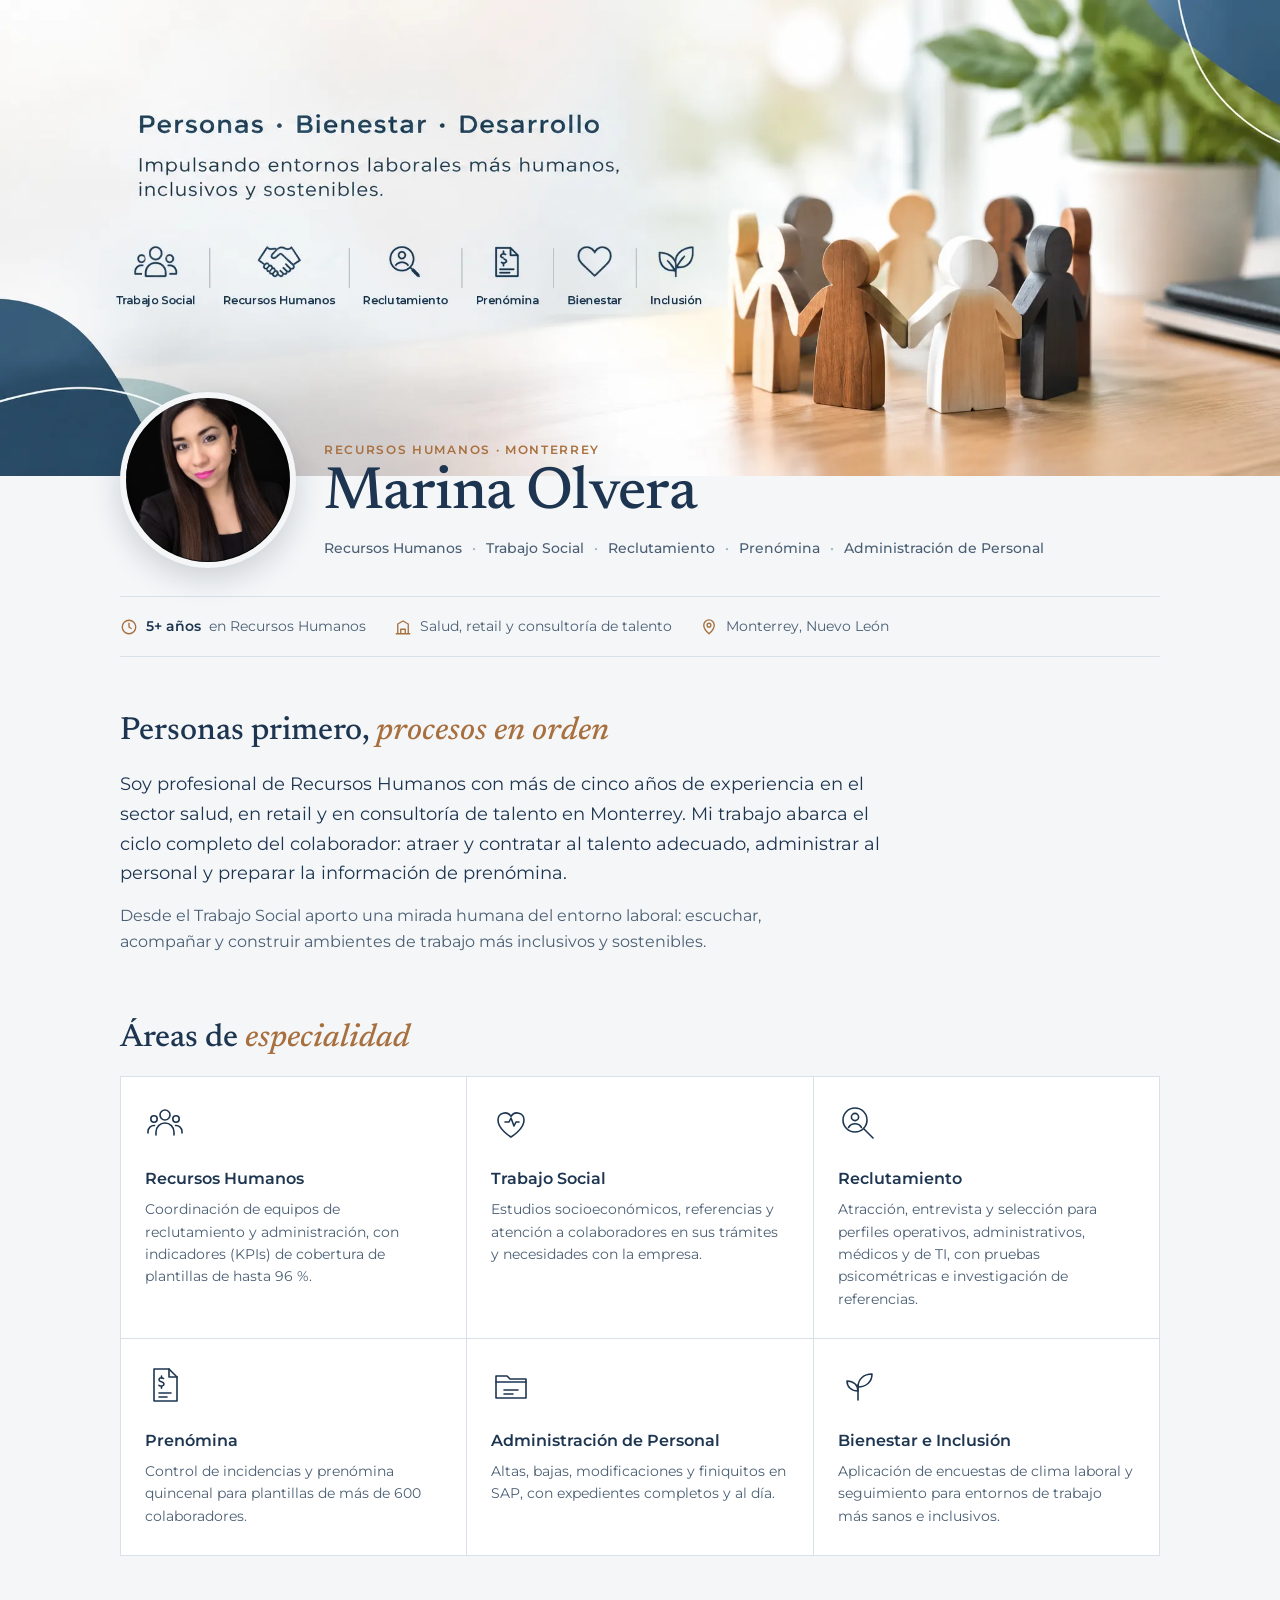
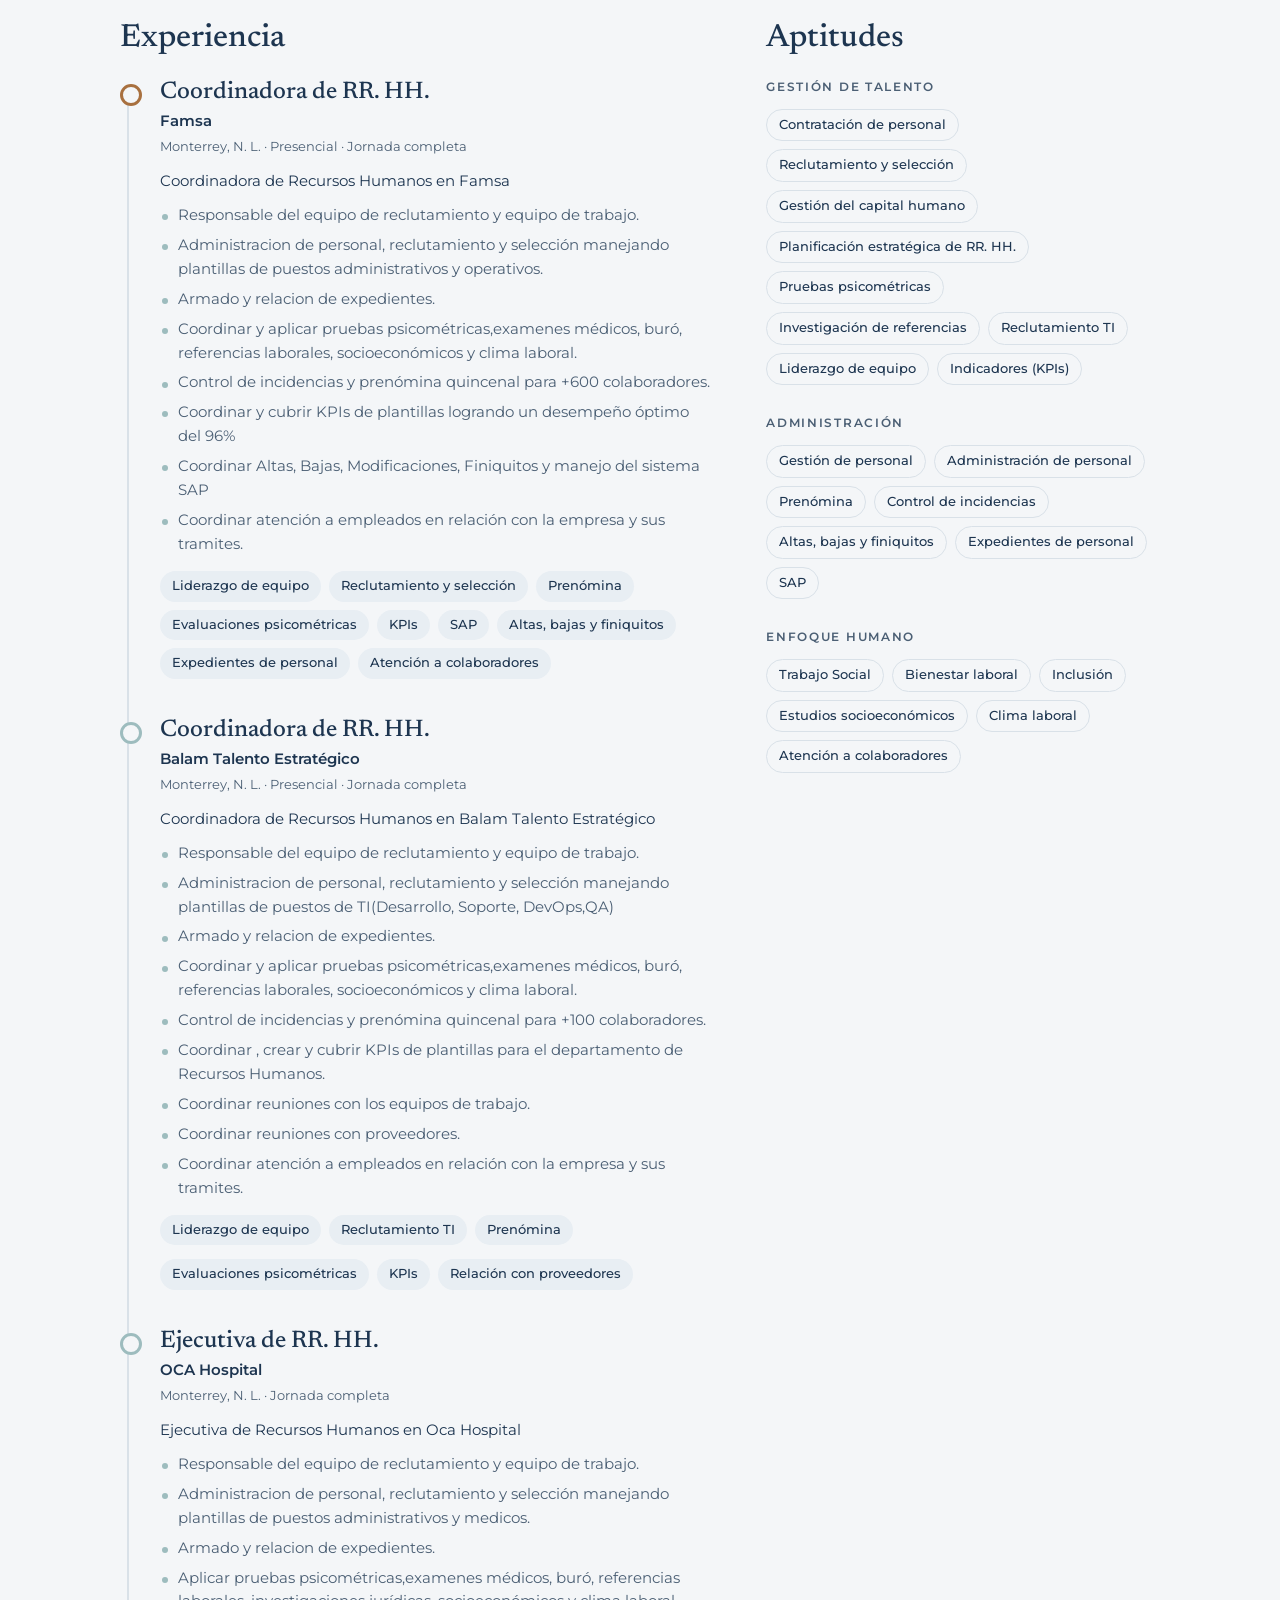
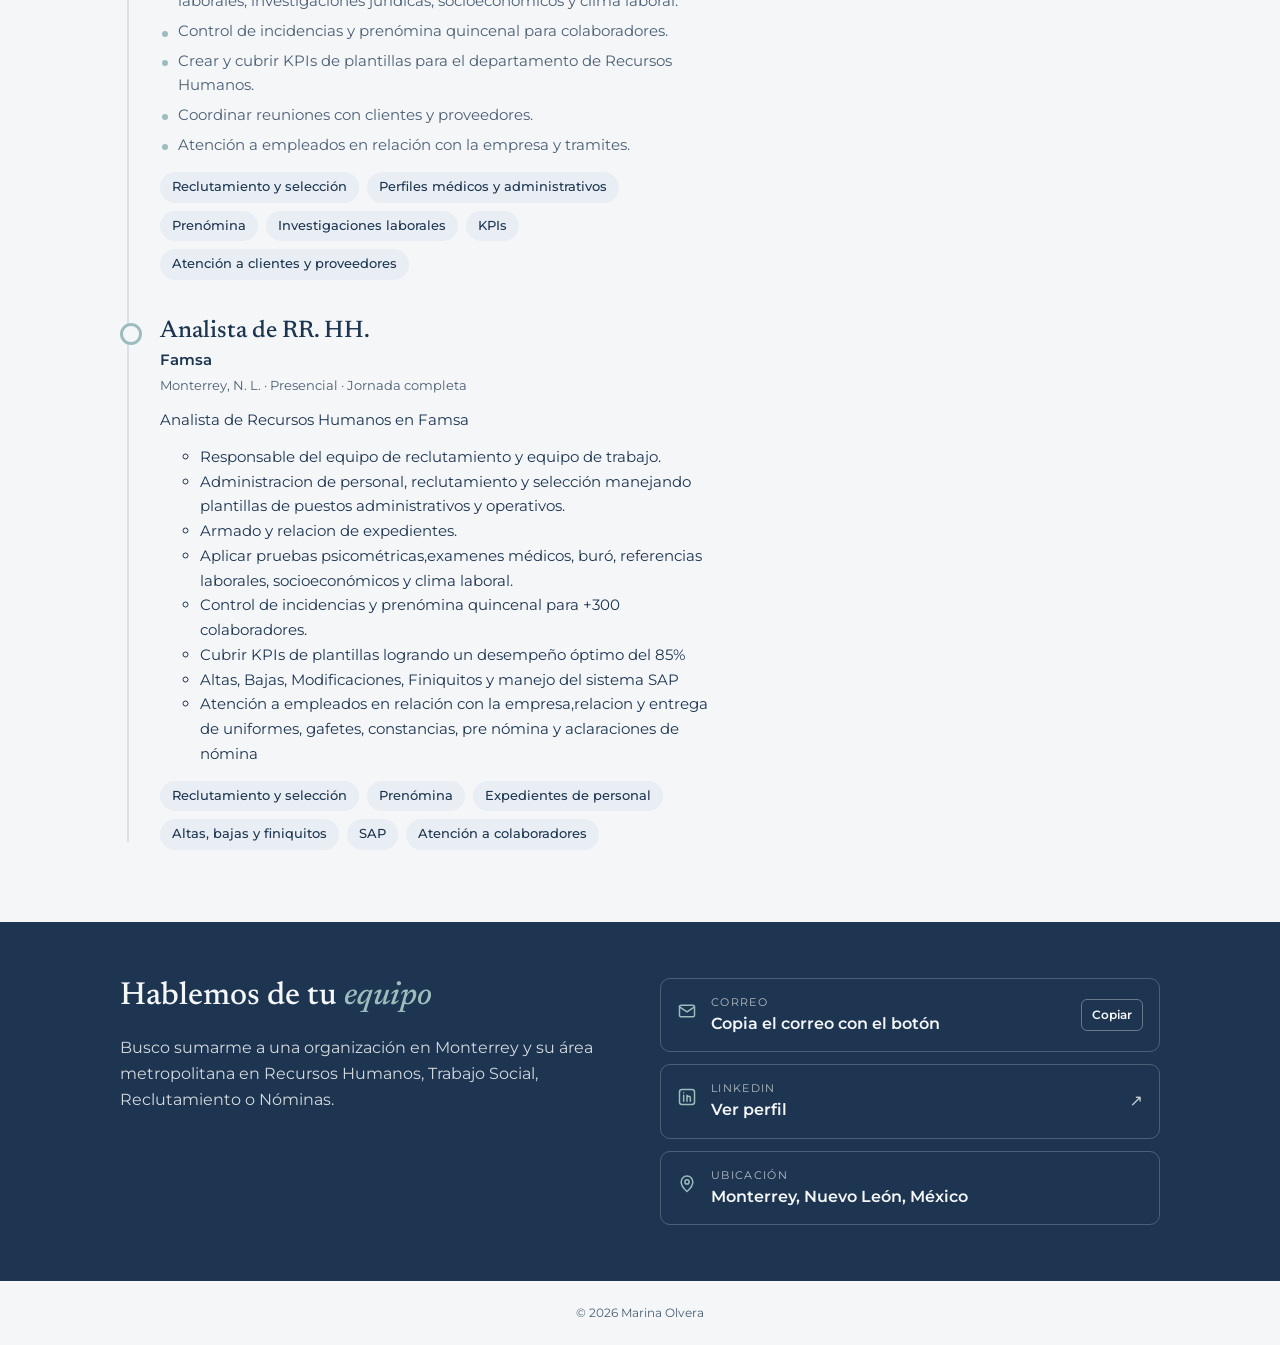
<file: index.html>
<!doctype html>
<html lang="es-MX">
<head>
  <meta charset="utf-8">
  <meta name="viewport" content="width=device-width, initial-scale=1, viewport-fit=cover">
  <title>Marina Olvera · Recursos Humanos en Monterrey</title>
  <meta name="description" content="Marina Olvera, profesional de Recursos Humanos en Monterrey con más de 8 años de experiencia en reclutamiento y selección, prenómina, administración de personal y Trabajo Social.">
  <meta name="author" content="Marina Olvera">
  <meta name="theme-color" content="#1d3550">
  <!-- SITE_URL: si la dirección del sitio no es https://marinaolvera.github.io/ cámbiala aquí, en sitemap.xml y en robots.txt -->
  <link rel="canonical" href="https://marinaolvera.github.io/">

  <!-- Vista previa al compartir el enlace (WhatsApp, LinkedIn, Facebook, X) -->
  <meta property="og:type" content="profile">
  <meta property="og:locale" content="es_MX">
  <meta property="og:site_name" content="Marina Olvera">
  <meta property="og:title" content="Marina Olvera · Recursos Humanos">
  <meta property="og:description" content="Reclutamiento y Selección · Prenómina · Administración de Personal · Trabajo Social. Monterrey, N. L.">
  <meta property="og:url" content="https://marinaolvera.github.io/">
  <meta property="og:image" content="https://marinaolvera.github.io/img/og-image.jpg">
  <meta property="og:image:width" content="1200">
  <meta property="og:image:height" content="630">
  <meta property="og:image:alt" content="Marina Olvera, Recursos Humanos en Monterrey">
  <meta property="profile:first_name" content="Marina">
  <meta property="profile:last_name" content="Olvera">
  <meta name="twitter:card" content="summary_large_image">

  <link rel="icon" type="image/png" sizes="32x32" href="img/favicon-32.png">
  <link rel="apple-touch-icon" href="img/apple-touch-icon.png">
  <link rel="preload" href="fonts/montserrat-latin-500-normal.woff2" as="font" type="font/woff2" crossorigin>
  <link rel="preload" href="fonts/newsreader-latin-500-normal.woff2" as="font" type="font/woff2" crossorigin>
  <link rel="stylesheet" href="css/styles.css">

  <!-- Datos estructurados para Google -->
  <script type="application/ld+json">
  {
    "@context": "https://schema.org",
    "@type": "Person",
    "name": "Marina Olvera",
    "jobTitle": "Especialista en Recursos Humanos",
    "url": "https://marinaolvera.github.io/",
    "image": "https://marinaolvera.github.io/img/foto.jpg",
    "sameAs": ["https://www.linkedin.com/in/marinaolvera/"],
    "address": { "@type": "PostalAddress", "addressLocality": "Monterrey", "addressRegion": "Nuevo León", "addressCountry": "MX" },
    "knowsAbout": ["Recursos Humanos", "Reclutamiento y selección", "Prenómina", "Administración de personal", "Trabajo Social", "Gestión del capital humano"]
  }
  </script>
</head>
<body>
<header>
  <div class="cover">
    <picture>
      <source type="image/webp" srcset="img/banner-720.webp 720w, img/banner-1200.webp 1200w, img/banner-2056.webp 2056w" sizes="(min-width: 1280px) 1280px, 100vw">
      <img src="img/banner-1200.jpg" srcset="img/banner-720.jpg 720w, img/banner-1200.jpg 1200w, img/banner-2056.jpg 2056w" sizes="(min-width: 1280px) 1280px, 100vw" width="2056" height="765" fetchpriority="high" alt="Personas, Bienestar y Desarrollo: Trabajo Social, Recursos Humanos, Reclutamiento, Prenómina, Bienestar e Inclusión">
    </picture>
  </div>
  <div class="wrap">
    <div class="hero">
      <picture>
        <source type="image/webp" srcset="img/foto.webp">
        <img class="portrait" src="img/foto.jpg" width="360" height="360" alt="Retrato de Marina Olvera">
      </picture>
      <div class="hero-text">
        <p class="eyebrow">Recursos Humanos · Monterrey</p>
        <h1>Marina Olvera</h1>
        <ul class="headline">
          <li>Recursos Humanos</li><li>Trabajo Social</li><li>Reclutamiento</li><li>Prenómina</li><li>Administración de Personal</li>
        </ul>
      </div>
    </div>
    <div class="facts">
      <span><svg viewBox="0 0 24 24" fill="none" stroke-width="1.8" stroke-linecap="round"><circle cx="12" cy="12" r="9"/><path d="M12 7v5l3 2"/></svg><strong>5+ años</strong> en Recursos Humanos</span>
      <span><svg viewBox="0 0 24 24" fill="none" stroke-width="1.8" stroke-linecap="round" stroke-linejoin="round"><path d="M3 21h18M5 21V8l7-4 7 4v13M9 21v-6h6v6"/></svg>Salud, retail y consultoría de talento</span>
      <span><svg viewBox="0 0 24 24" fill="none" stroke-width="1.8" stroke-linecap="round" stroke-linejoin="round"><path d="M12 21s-7-6.2-7-11.5A7 7 0 0 1 19 9.5C19 14.8 12 21 12 21z"/><circle cx="12" cy="9.5" r="2.5"/></svg>Monterrey, Nuevo León</span>
    </div>
  </div>
</header>

<main class="wrap">
  <section id="perfil">
    <h2>Personas primero, <em>procesos en orden</em></h2>
    <p class="lede">Soy profesional de Recursos Humanos con más de cinco años de experiencia en el sector salud, en retail y en consultoría de talento en Monterrey. Mi trabajo abarca el ciclo completo del colaborador: atraer y contratar al talento adecuado, administrar al personal y preparar la información de prenómina.</p>
    <p class="lede">Desde el Trabajo Social aporto una mirada humana del entorno laboral: escuchar, acompañar y construir ambientes de trabajo más inclusivos y sostenibles.</p>
  </section>

  <section id="areas">
    <h2>Áreas de <em>especialidad</em></h2>
    <div class="areas">
      <article class="area">
        <svg viewBox="0 0 40 40"><circle cx="20" cy="12" r="5"/><path d="M11 32v-3a9 9 0 0 1 18 0v3"/><circle cx="9" cy="16" r="3.2"/><path d="M3 30v-1.5a6 6 0 0 1 6.5-6"/><circle cx="31" cy="16" r="3.2"/><path d="M37 30v-1.5a6 6 0 0 0-6.5-6"/></svg>
        <h3>Recursos Humanos</h3>
        <p>Coordinación de equipos de reclutamiento y administración, con indicadores (KPIs) de cobertura de plantillas de hasta 96 %.</p>
      </article>
      <article class="area">
        <svg viewBox="0 0 40 40"><path d="M20 34s-13-7.6-13-17a7 7 0 0 1 13-3.6A7 7 0 0 1 33 17c0 9.4-13 17-13 17z"/><path d="M14 19h4l2-4 3 8 2-4h3"/></svg>
        <h3>Trabajo Social</h3>
        <p>Estudios socioeconómicos, referencias y atención a colaboradores en sus trámites y necesidades con la empresa.</p>
      </article>
      <article class="area">
        <svg viewBox="0 0 40 40"><circle cx="17" cy="17" r="12"/><circle cx="17" cy="14" r="3.6"/><path d="M10.5 24.5a7.5 7.5 0 0 1 13 0"/><path d="M26 26l9 9"/></svg>
        <h3>Reclutamiento</h3>
        <p>Atracción, entrevista y selección para perfiles operativos, administrativos, médicos y de TI, con pruebas psicométricas e investigación de referencias.</p>
      </article>
      <article class="area">
        <svg viewBox="0 0 40 40"><path d="M9 4h15l8 8v24H9z"/><path d="M24 4v8h8"/><path d="M18.5 13.5c-1-1-4.5-1.2-4.5 1.2 0 2.6 5 1.6 5 4.4 0 2.4-3.6 2.3-5 1.2M16.5 11v2.2M16.5 21v2.3"/><path d="M14 28h12M14 32h8"/></svg>
        <h3>Prenómina</h3>
        <p>Control de incidencias y prenómina quincenal para plantillas de más de 600 colaboradores.</p>
      </article>
      <article class="area">
        <svg viewBox="0 0 40 40"><path d="M5 11h11l3 3h16v19H5z"/><path d="M5 17h30"/><path d="M13 25h14M13 29h9"/></svg>
        <h3>Administración de Personal</h3>
        <p>Altas, bajas, modificaciones y finiquitos en SAP, con expedientes completos y al día.</p>
      </article>
      <article class="area">
        <svg viewBox="0 0 40 40"><path d="M20 35V20"/><path d="M20 22c0-8 6-13 14-13 0 8-6 13-14 13z"/><path d="M20 26c0-6-4.5-10-11-10 0 6 4.5 10 11 10z"/></svg>
        <h3>Bienestar e Inclusión</h3>
        <p>Aplicación de encuestas de clima laboral y seguimiento para entornos de trabajo más sanos e inclusivos.</p>
      </article>
    </div>
  </section>

  <section id="experiencia">
    <div class="two-col">
      <div>
        <h2>Experiencia</h2>
        <ol class="timeline">
          <li class="job">
            <div class="job-head"><h3>Coordinadora de RR. HH.</h3><span class="when">oct 2016 – sep 2019</span></div>
            <p class="org">Famsa</p>
            <p class="meta">Monterrey, N. L. · Presencial · Jornada completa </p>
            <p class="job-desc">Coordinadora de Recursos Humanos en Famsa</p>
            <ul class="job-tasks">
              <li>Responsable del equipo de reclutamiento y equipo de trabajo.</li>
               <li>Administracion de personal, reclutamiento y selección manejando plantillas de puestos administrativos y operativos.</li>
               <li>Armado y relacion de expedientes.</li>
               <li>Coordinar y aplicar pruebas psicométricas,examenes médicos, buró, referencias laborales, socioeconómicos y clima laboral.</li>
                <li>Control de incidencias y prenómina quincenal para +600 colaboradores.</li>
                <li>Coordinar y cubrir KPIs de plantillas logrando un desempeño óptimo del 96%</li>
                <li>Coordinar Altas, Bajas, Modificaciones, Finiquitos y manejo del sistema SAP</li>
                <li>Coordinar atención a empleados en relación con la empresa y sus tramites.</li>
            </ul>
            <ul class="chips"><li>Liderazgo de equipo</li><li>Reclutamiento y selección</li><li>Prenómina</li><li>Evaluaciones psicométricas</li><li>KPIs</li><li>SAP</li><li>Altas, bajas y finiquitos</li><li>Expedientes de personal</li><li>Atención a colaboradores</li></ul>
          </li>
          <li class="job">
            <div class="job-head"><h3>Coordinadora de RR. HH.</h3><span class="when">mar 2021 – dic 2021</span></div>
            <p class="org">Balam Talento Estratégico</p>
            <p class="meta">Monterrey, N. L. · Presencial · Jornada completa </p>
           
            <p class="job-desc">Coordinadora de Recursos Humanos en Balam Talento Estratégico</p>
            <ul class="job-tasks">
              <li>Responsable del equipo de reclutamiento y equipo de trabajo.</li>
               <li>Administracion de personal, reclutamiento y selección manejando plantillas de puestos de TI(Desarrollo, Soporte, DevOps,QA)</li>
               <li>Armado y relacion de expedientes.</li>
               <li>Coordinar y aplicar pruebas psicométricas,examenes médicos, buró, referencias laborales, socioeconómicos y clima laboral.</li>
                <li>Control de incidencias y prenómina quincenal para +100 colaboradores.</li>
                <li>Coordinar , crear y cubrir KPIs de plantillas para el departamento de Recursos Humanos.</li>
                <li>Coordinar reuniones con los equipos de trabajo.</li>
                <li>Coordinar reuniones con proveedores.</li>
                <li>Coordinar atención a empleados en relación con la empresa y sus tramites.</li>
            </ul>
            <ul class="chips"><li>Liderazgo de equipo</li><li>Reclutamiento TI</li><li>Prenómina</li></ul>
            <ul class="chips"><li>Evaluaciones psicométricas</li><li>KPIs</li><li>Relación con proveedores</li></ul>
          </li>
          <li class="job">
            <div class="job-head"><h3>Ejecutiva de RR. HH.</h3><span class="when">ene 2021 – oct 2026</span></div>
            <p class="org">OCA Hospital</p>
            <p class="meta">Monterrey, N. L. · Jornada completa </p>
          
             <p class="job-desc">Ejecutiva de Recursos Humanos en Oca Hospital</p>
            <ul class="job-tasks">
              <li>Responsable del equipo de reclutamiento y equipo de trabajo.</li>
               <li>Administracion de personal, reclutamiento y selección manejando plantillas de puestos administrativos y medicos.</li>
               <li>Armado y relacion de expedientes.</li>
               <li>Aplicar pruebas psicométricas,examenes médicos, buró, referencias laborales, investigaciones jurídicas, socioeconómicos y clima laboral.</li>
                <li>Control de incidencias y prenómina quincenal para colaboradores.</li>
                <li>Crear y cubrir KPIs de plantillas para el departamento de Recursos Humanos.</li>
                <li>Coordinar reuniones con clientes y proveedores.</li>
                <li>Atención a empleados en relación con la empresa y tramites.</li>
            </ul>
            <ul class="chips"><li>Reclutamiento y selección</li><li>Perfiles médicos y administrativos</li><li>Prenómina</li><li>Investigaciones laborales</li><li>KPIs</li><li>Atención a clientes y proveedores</li></ul>
          </li>
          <li class="job">
            <div class="job-head"><h3>Analista de RR. HH.</h3><span class="when">oct 2016 – sep 2019</span></div>
            <p class="org">Famsa</p>
            <p class="meta">Monterrey, N. L. · Presencial · Jornada completa </p>
           <p class="job-desc">Analista de Recursos Humanos en Famsa</p>
            <ul class="job-desc">
              <li>Responsable del equipo de reclutamiento y equipo de trabajo.</li>
               <li>Administracion de personal, reclutamiento y selección manejando plantillas de puestos administrativos y operativos.</li>
               <li>Armado y relacion de expedientes.</li>
               <li>Aplicar pruebas psicométricas,examenes médicos, buró, referencias laborales, socioeconómicos y clima laboral.</li>
                <li>Control de incidencias y prenómina quincenal para +300 colaboradores.</li>
                <li>Cubrir KPIs de plantillas logrando un desempeño óptimo del 85%</li>
                <li>Altas, Bajas, Modificaciones, Finiquitos y manejo del sistema SAP</li>
                <li>Atención a empleados en relación con la empresa,relacion y entrega de uniformes, gafetes, constancias, pre nómina y aclaraciones de nómina</li>
                
            </ul>
            <ul class="chips"><li>Reclutamiento y selección</li><li>Prenómina</li><li>Expedientes de personal</li><li>Altas, bajas y finiquitos</li><li>SAP</li><li>Atención a colaboradores</li></ul>
          </li>
        </ol>
      </div>
      <aside class="skills" aria-label="Aptitudes">
        <h2>Aptitudes</h2>
        <h3>Gestión de talento</h3>
        <ul class="chips"><li>Contratación de personal</li><li>Reclutamiento y selección</li><li>Gestión del capital humano</li><li>Planificación estratégica de RR. HH.</li><li>Pruebas psicométricas</li><li>Investigación de referencias</li><li>Reclutamiento TI</li><li>Liderazgo de equipo</li><li>Indicadores (KPIs)</li></ul>
        <h3>Administración</h3>
        <ul class="chips"><li>Gestión de personal</li><li>Administración de personal</li><li>Prenómina</li><li>Control de incidencias</li><li>Altas, bajas y finiquitos</li><li>Expedientes de personal</li><li>SAP</li></ul>
        <h3>Enfoque humano</h3>
        <ul class="chips"><li>Trabajo Social</li><li>Bienestar laboral</li><li>Inclusión</li><li>Estudios socioeconómicos</li><li>Clima laboral</li><li>Atención a colaboradores</li></ul>
      </aside>
    </div>
  </section>
</main>

<section class="contact" id="contacto">
  <div class="wrap contact-grid">
    <div>
      <h2>Hablemos de tu <em>equipo</em></h2>
      <p>Busco sumarme a una organización en Monterrey y su área metropolitana en Recursos Humanos, Trabajo Social, Reclutamiento o Nóminas.</p>
    </div>
    <ul class="contact-list" id="contact-list"></ul>
  </div>
</section>

<footer>© <span id="year">2026</span> Marina Olvera</footer>

<script src="js/main.js" defer></script>
</body>
</html>
</file>
<file: css/styles.css>
/* Self-hosted fonts (no requests to third parties) */
@font-face { font-family: "Montserrat"; font-style: normal; font-weight: 400; font-display: swap; src: url("../fonts/montserrat-latin-400-normal.woff2") format("woff2"); }
@font-face { font-family: "Montserrat"; font-style: normal; font-weight: 500; font-display: swap; src: url("../fonts/montserrat-latin-500-normal.woff2") format("woff2"); }
@font-face { font-family: "Montserrat"; font-style: normal; font-weight: 600; font-display: swap; src: url("../fonts/montserrat-latin-600-normal.woff2") format("woff2"); }
@font-face { font-family: "Newsreader"; font-style: normal; font-weight: 500; font-display: swap; src: url("../fonts/newsreader-latin-500-normal.woff2") format("woff2"); }
@font-face { font-family: "Newsreader"; font-style: italic; font-weight: 500; font-display: swap; src: url("../fonts/newsreader-latin-500-italic.woff2") format("woff2"); }

/* Layout: cover banner like a profile header, portrait overlapping it, then a single reading column with a two-column body on wide screens. */
:root {
  --bg: #f4f6f8;
  --surface: #ffffff;
  --ink: #1d3550;
  --ink-soft: #4b5f74;
  --line: #d9e1e8;
  --sage: #9dbcbe;
  --wood: #a8703f;
  --chip: #e8eef3;
  --font-display: "Newsreader", "Iowan Old Style", Georgia, serif;
  --font-body: "Montserrat", "Segoe UI", system-ui, sans-serif;
}
@media (prefers-color-scheme: dark) {
  :root:not([data-theme="light"]) {
    --bg: #101a24; --surface: #172431; --ink: #e6edf3; --ink-soft: #a7b6c4;
    --line: #2a3a4a; --sage: #7fa4a7; --wood: #d39a64; --chip: #1f3042; color-scheme: dark;
  }
}
:root[data-theme="dark"] {
  --bg: #101a24; --surface: #172431; --ink: #e6edf3; --ink-soft: #a7b6c4;
  --line: #2a3a4a; --sage: #7fa4a7; --wood: #d39a64; --chip: #1f3042; color-scheme: dark;
}

* { box-sizing: border-box; }
/* Base reset */
html { -webkit-text-size-adjust: 100%; scroll-behavior: smooth; }
body { margin: 0; }
img { max-width: 100%; height: auto; }
@media (prefers-reduced-motion: reduce) { html { scroll-behavior: auto; } }

body {
  background: var(--bg); color: var(--ink);
  font-family: var(--font-body); font-size: 16px; line-height: 1.65;
  -webkit-font-smoothing: antialiased;
}
a { color: inherit; }
:focus-visible { outline: 2px solid var(--wood); outline-offset: 3px; border-radius: 4px; }

.wrap { max-width: 1080px; margin: 0 auto; padding-inline: 20px; }

/* ---------- cover ---------- */
.cover {
  max-width: 1280px; margin: 0 auto; padding-inline: 0;
}
.cover img {
  display: block; width: 100%; aspect-ratio: 2056 / 765; object-fit: cover;
  max-width: 100%;
}
.hero {
  display: grid; grid-template-columns: auto 1fr; gap: 28px; align-items: end;
  margin-top: -84px; position: relative;
}
.portrait {
  width: 176px; height: 176px; border-radius: 50%;
  border: 6px solid var(--bg); background: #000;
  object-fit: cover; box-shadow: 0 10px 30px rgba(20, 40, 60, .18);
}
.hero-text { padding-bottom: 8px; min-width: 0; }
.eyebrow {
  font-size: 12px; font-weight: 600; letter-spacing: .14em; text-transform: uppercase;
  color: var(--wood); margin: 0 0 4px;
}
h1 {
  font-family: var(--font-display); font-weight: 500; font-size: clamp(40px, 6vw, 60px);
  line-height: 1.02; margin: 0; letter-spacing: -.01em; text-wrap: balance;
}
.headline {
  display: flex; flex-wrap: wrap; gap: 6px 0; margin: 12px 0 0; padding: 0; list-style: none;
  font-size: 14px; font-weight: 500; color: var(--ink-soft);
}
.headline li + li::before { content: "·"; margin: 0 10px; color: var(--sage); font-weight: 600; }

.facts {
  display: flex; flex-wrap: wrap; gap: 10px 28px; margin-top: 28px; padding-block: 18px;
  border-top: 1px solid var(--line); border-bottom: 1px solid var(--line);
  font-size: 14px; color: var(--ink-soft);
}
.facts strong { color: var(--ink); font-weight: 600; }
.facts span { display: inline-flex; align-items: center; gap: 8px; }
.facts svg { width: 18px; height: 18px; stroke: var(--wood); }

/* ---------- sections ---------- */
section { padding-block: 56px 8px; }
h2 {
  font-family: var(--font-display); font-weight: 500; font-size: 32px; line-height: 1.15;
  margin: 0 0 20px; text-wrap: balance;
}
h2 em { font-style: italic; color: var(--wood); }
.lede { font-size: 18px; max-width: 64ch; color: var(--ink); margin: 0; }
.lede + .lede { margin-top: 14px; color: var(--ink-soft); font-size: 16px; }

/* areas */
.areas {
  display: grid; grid-template-columns: repeat(3, minmax(0, 1fr));
  border-top: 1px solid var(--line); border-left: 1px solid var(--line);
}
.area {
  padding: 26px 24px 28px; border-right: 1px solid var(--line); border-bottom: 1px solid var(--line);
  background: var(--surface); min-width: 0;
}
.area svg { width: 40px; height: 40px; stroke: var(--ink); stroke-width: 1.6; fill: none; stroke-linecap: round; stroke-linejoin: round; }
.area h3 { font-size: 16px; font-weight: 600; margin: 14px 0 6px; }
.area p { margin: 0; font-size: 14px; color: var(--ink-soft); line-height: 1.6; }

/* experience timeline */
.timeline { list-style: none; margin: 0; padding: 0; position: relative; }
.timeline::before {
  content: ""; position: absolute; left: 7px; top: 8px; bottom: 8px; width: 2px; background: var(--line);
}
.job { position: relative; padding: 0 0 36px 40px; }
.job:last-child { padding-bottom: 0; }
.job::before {
  content: ""; position: absolute; left: 0; top: 7px; width: 16px; height: 16px; border-radius: 50%;
  background: var(--bg); border: 3px solid var(--sage);
}
.job:first-child::before { border-color: var(--wood); }
.job-head { display: flex; flex-wrap: wrap; justify-content: space-between; gap: 4px 20px; align-items: baseline; }
.job h3 { font-family: var(--font-display); font-weight: 500; font-size: 24px; margin: 0; line-height: 1.25; }
.when { font-size: 13px; font-weight: 600; color: var(--ink-soft); font-variant-numeric: tabular-nums; white-space: nowrap;display:none; }
.org { margin: 2px 0 0; font-size: 15px; font-weight: 600; }
.meta { margin: 2px 0 0; font-size: 13px; color: var(--ink-soft); }
.chips { display: flex; flex-wrap: wrap; gap: 8px; margin: 14px 0 0; padding: 0; list-style: none; }
.chips li {
  font-size: 12.5px; font-weight: 500; padding: 5px 12px; border-radius: 999px;
  background: var(--chip); color: var(--ink);
}

.two-col { display: grid; grid-template-columns: minmax(0, 1.5fr) minmax(0, 1fr); gap: 56px; }

/* skills column */
.skills h3 {
  font-size: 12px; font-weight: 600; letter-spacing: .14em; text-transform: uppercase;
  color: var(--ink-soft); margin: 0 0 12px;
}
.skills .chips { margin: 0 0 28px; }
.skills .chips li { background: transparent; border: 1px solid var(--line); }

/* contact */
.contact {
  margin-top: 64px; background: var(--ink); color: var(--bg);
  padding-block: 56px;
}
.contact h2 { color: var(--bg); }
.contact h2 em { color: var(--sage); }
.contact-grid { display: grid; grid-template-columns: minmax(0, 1fr) minmax(0, 1fr); gap: 40px; align-items: start; }
.contact p { margin: 0; max-width: 46ch; opacity: .85; }
.contact-list { list-style: none; margin: 0; padding: 0; display: grid; gap: 12px; }
.contact-list li {
  display: flex; align-items: center; gap: 14px; padding: 14px 16px; min-width: 0;
  border: 1px solid color-mix(in srgb, var(--bg) 22%, transparent); border-radius: 10px;
}
.contact-list svg { width: 20px; height: 20px; stroke: var(--sage); fill: none; stroke-width: 1.8; flex: none; }
.contact-list .label { font-size: 11px; letter-spacing: .12em; text-transform: uppercase; opacity: .7; display: block; }
.contact-list .value { font-weight: 600; overflow-wrap: anywhere; user-select: all; }
.contact-list a { text-decoration: none; }
.contact-list a:hover .value { text-decoration: underline; }
.copy {
  margin-left: auto; flex: none; font: inherit; font-size: 12px; font-weight: 600;
  background: transparent; color: inherit; border: 1px solid color-mix(in srgb, var(--bg) 35%, transparent);
  border-radius: 6px; padding: 5px 10px; cursor: pointer;
}
.copy:hover { background: color-mix(in srgb, var(--bg) 12%, transparent); }

footer { padding-block: 22px; font-size: 12px; color: var(--ink-soft); text-align: center; }

@media (max-width: 860px) {
  .areas { grid-template-columns: repeat(2, minmax(0, 1fr)); }
  .two-col, .contact-grid { grid-template-columns: minmax(0, 1fr); gap: 40px; }
}
@media (max-width: 600px) {
  .hero { grid-template-columns: minmax(0, 1fr); margin-top: -64px; gap: 14px; }
  .portrait { width: 128px; height: 128px; border-width: 5px; }
  .areas { grid-template-columns: minmax(0, 1fr); }
  h2 { font-size: 28px; }
  .lede { font-size: 17px; }
}
@media (prefers-reduced-motion: no-preference) {
  .portrait { transition: transform .4s ease; }
  .portrait:hover { transform: rotate(-2deg) scale(1.02); }
}

.hero picture, .cover picture { display: block; line-height: 0; }

/* On phones the headline wraps, so show each area as a chip instead of a dotted line */
@media (max-width: 600px) {
  .headline { gap: 8px; }
  .headline li { font-size: 12.5px; padding: 4px 11px; border-radius: 999px; background: var(--chip); color: var(--ink); }
  .headline li + li::before { content: none; }
}

/* Job description (hidden while empty) */
.job-desc { margin: 12px 0 0; max-width: 62ch; color: var(--ink); font-size: 15px; }
.job-tasks { margin: 10px 0 0; padding: 0; list-style: none; display: grid; gap: 6px; max-width: 62ch; }
.job-tasks li { position: relative; padding-left: 18px; font-size: 14.5px; color: var(--ink-soft); }
.job-tasks li::before {
  content: ""; position: absolute; left: 2px; top: .7em; width: 6px; height: 6px;
  border-radius: 50%; background: var(--sage);
}
.job-desc:empty, .job-tasks:empty { display: none; }
</file>
